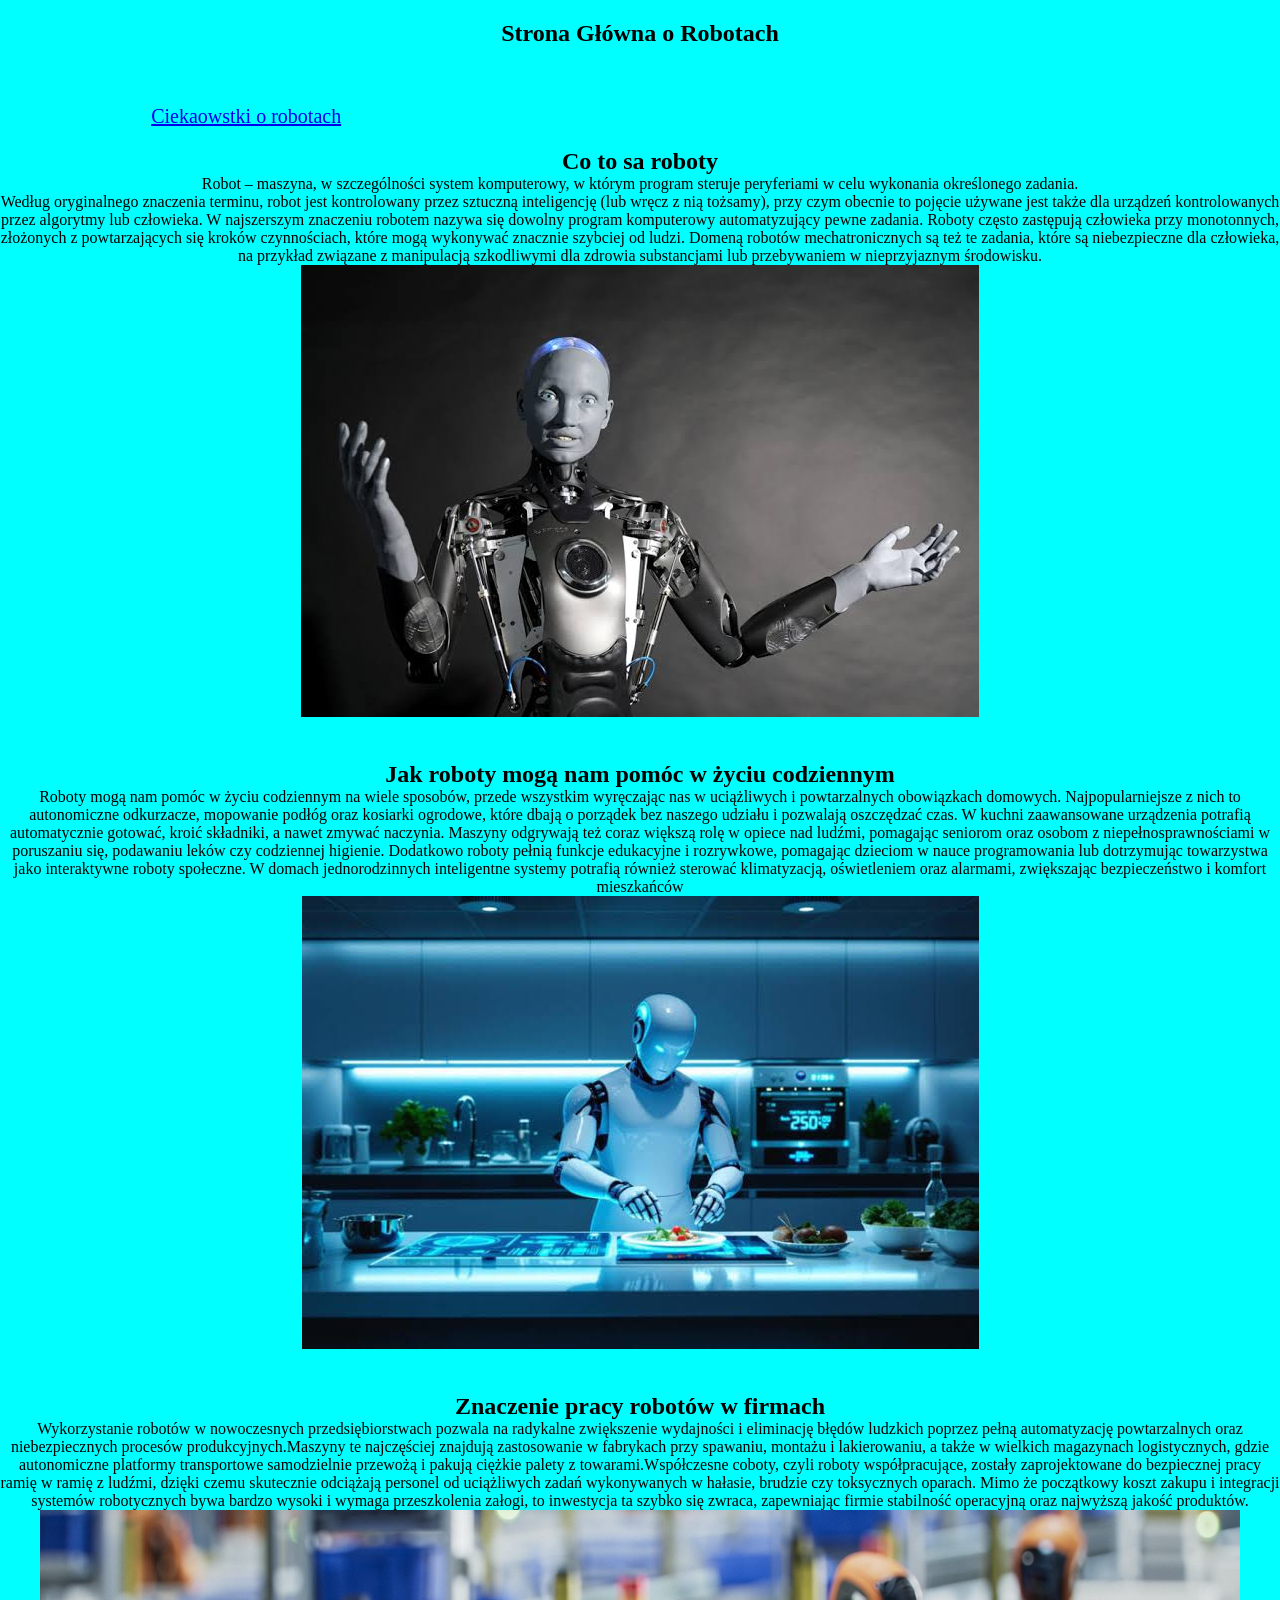
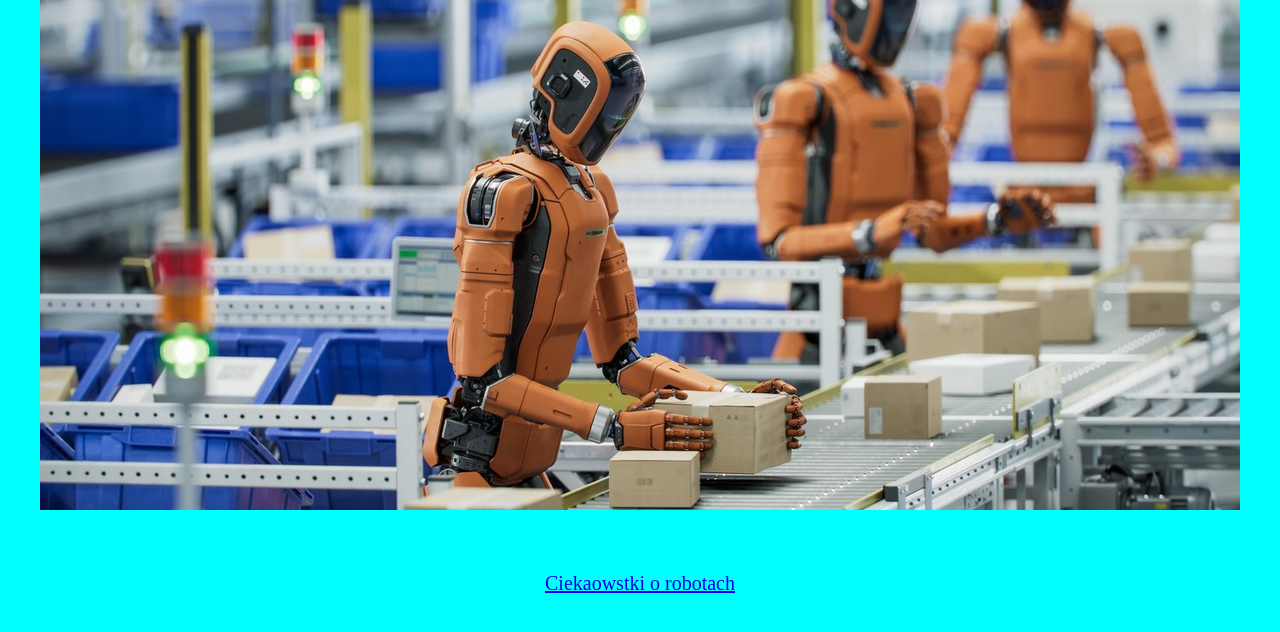
<file: index.html>
<!DOCTYPE html>
<html lang="pl">
<head>
    <meta charset="UTF-8">
    <meta http-equiv="X-UA-Compatible" content="IE=edge">
    <meta name="viewport" content="width=device-width, initial-scale=1.0">
    <link rel="stylesheet" href="style.css">
    <title>Blog o robotach</title>
</head>
<body>
    <main>
        <article class="ogolny">
            <h1>Strona Główna o Robotach</h1>
        </article>
        


            <nav aria-label="Główna nawigacja" class="link">
                <a href="index2.html">Ciekaowstki o robotach</a>
            </nav>


        <article class="ogolny">
            <h2>Co to sa roboty</h2>
            <p>Robot – maszyna, w szczególności system komputerowy, w którym program steruje peryferiami w celu wykonania określonego zadania. <br>
               Według oryginalnego znaczenia terminu, robot jest kontrolowany przez sztuczną inteligencję (lub wręcz z nią tożsamy), przy czym obecnie to pojęcie używane jest także dla urządzeń kontrolowanych przez algorytmy lub człowieka. 
               W najszerszym znaczeniu robotem nazywa się dowolny program komputerowy automatyzujący pewne zadania. Roboty często zastępują człowieka przy monotonnych, złożonych z powtarzających się kroków czynnościach, które mogą wykonywać znacznie szybciej od ludzi. 
               Domeną robotów mechatronicznych są też te zadania, które są niebezpieczne dla człowieka, na przykład związane z manipulacją szkodliwymi dla zdrowia substancjami lub przebywaniem w nieprzyjaznym środowisku.</p>
            <img src="robot1.jpg" alt="">
        </article>
        <article class="ogolny">
            <h2>Jak roboty mogą nam pomóc w życiu codziennym</h2>
            <p>Roboty mogą nam pomóc w życiu codziennym na wiele sposobów, przede wszystkim wyręczając nas w uciążliwych i powtarzalnych obowiązkach domowych. Najpopularniejsze z nich to autonomiczne odkurzacze, mopowanie podłóg oraz kosiarki ogrodowe, które dbają o porządek bez naszego udziału i pozwalają oszczędzać czas. W kuchni zaawansowane urządzenia potrafią automatycznie gotować, kroić składniki, a nawet zmywać naczynia. Maszyny odgrywają też coraz większą rolę w opiece nad ludźmi, pomagając seniorom oraz osobom z niepełnosprawnościami w poruszaniu się, podawaniu leków czy codziennej higienie. Dodatkowo roboty pełnią funkcje edukacyjne i rozrywkowe, pomagając dzieciom w nauce programowania lub dotrzymując towarzystwa jako interaktywne roboty społeczne. W domach jednorodzinnych inteligentne systemy potrafią również sterować klimatyzacją, oświetleniem oraz alarmami, zwiększając bezpieczeństwo i komfort mieszkańców</p>
            <img src="robot2.jpg" alt="">
        </article >
        <article class="ogolny">
            <h2>Znaczenie pracy robotów w firmach</h2>
            <p>Wykorzystanie robotów w nowoczesnych przedsiębiorstwach pozwala na radykalne zwiększenie wydajności i eliminację błędów ludzkich poprzez pełną automatyzację powtarzalnych oraz niebezpiecznych procesów produkcyjnych.Maszyny te najczęściej znajdują zastosowanie w fabrykach przy spawaniu, montażu i lakierowaniu, a także w wielkich magazynach logistycznych, gdzie autonomiczne platformy transportowe samodzielnie przewożą i pakują ciężkie palety z towarami.Współczesne coboty, czyli roboty współpracujące, zostały zaprojektowane do bezpiecznej pracy ramię w ramię z ludźmi, dzięki czemu skutecznie odciążają personel od uciążliwych zadań wykonywanych w hałasie, brudzie czy toksycznych oparach.
            Mimo że początkowy koszt zakupu i integracji systemów robotycznych bywa bardzo wysoki i wymaga przeszkolenia załogi, to inwestycja ta szybko się zwraca, zapewniając firmie stabilność operacyjną oraz najwyższą jakość produktów.</p>
            <img src="robot3.jpg" alt="">

        </article>
        <nav aria-label="Główna nawigacja" class="link2">
            <a href="index2.html">Ciekaowstki o robotach</a>
        </nav>
    </main>
    
</body>
</html>
</file>
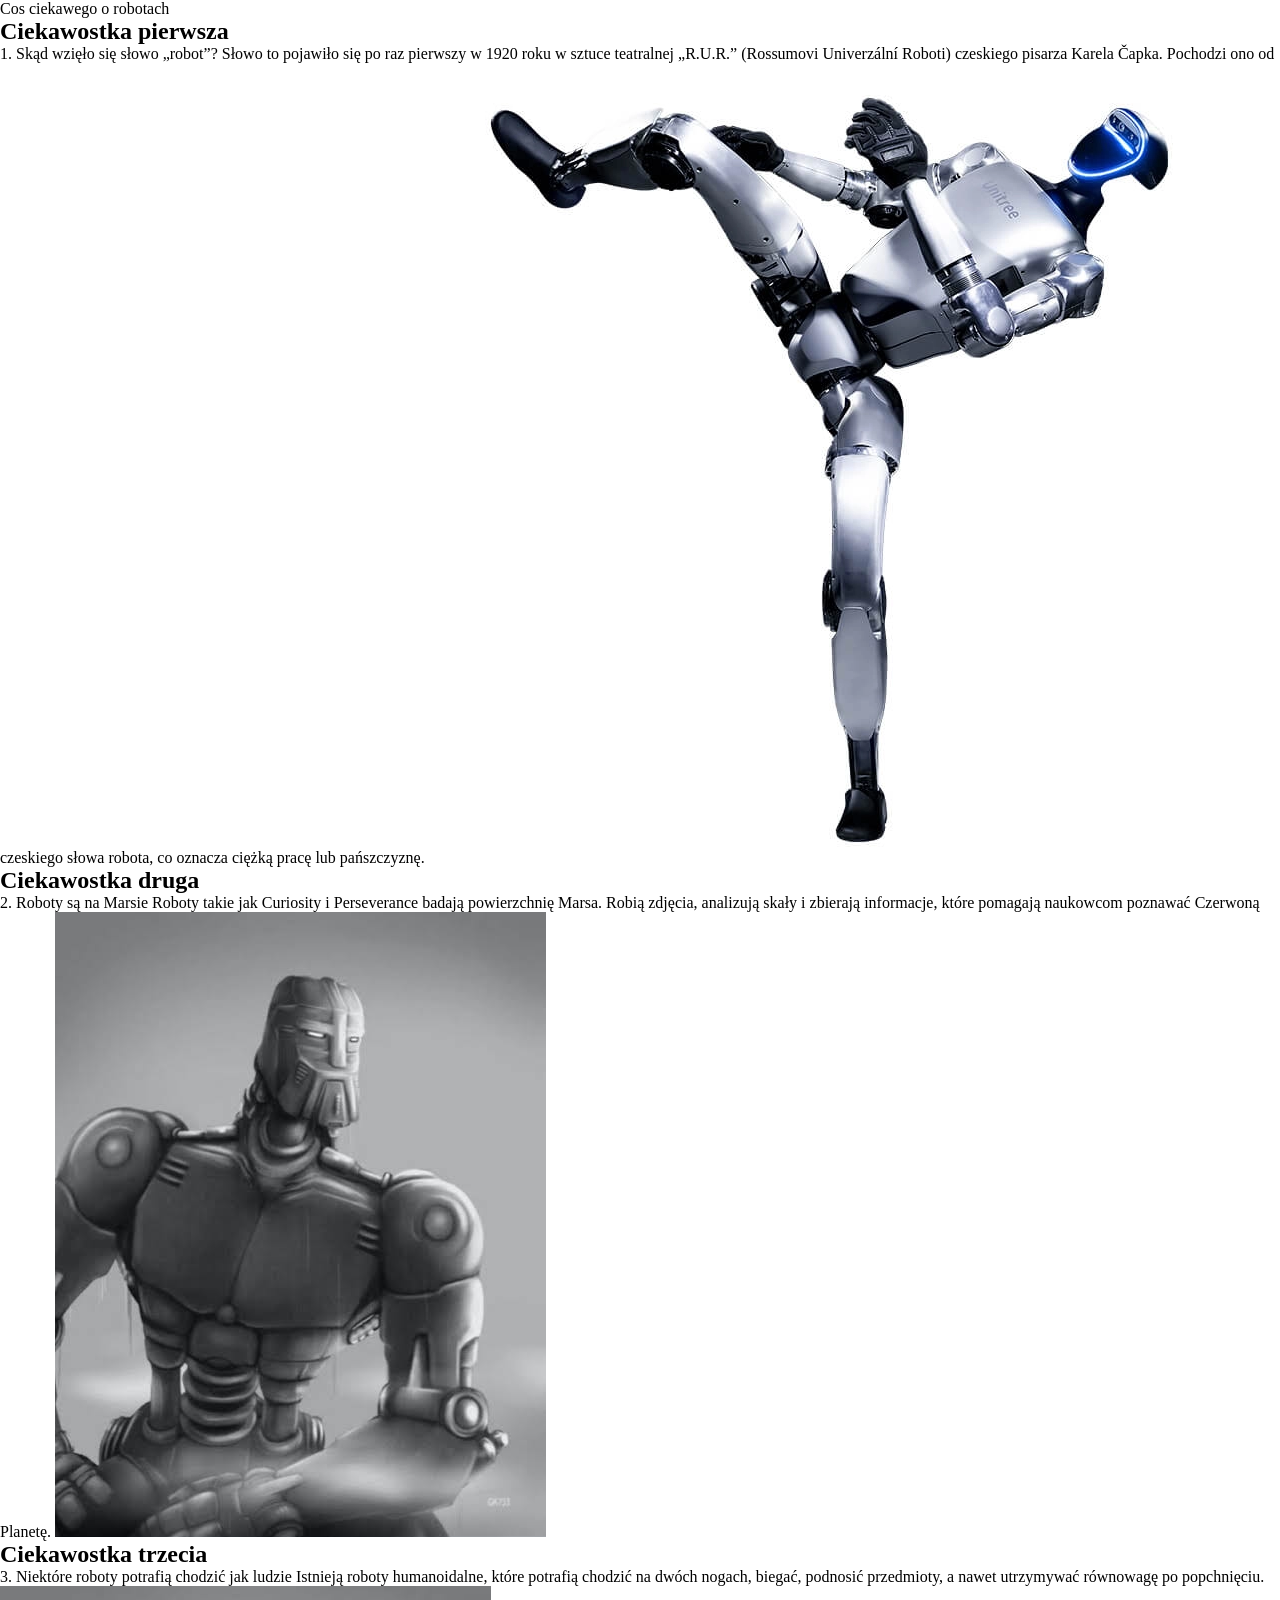
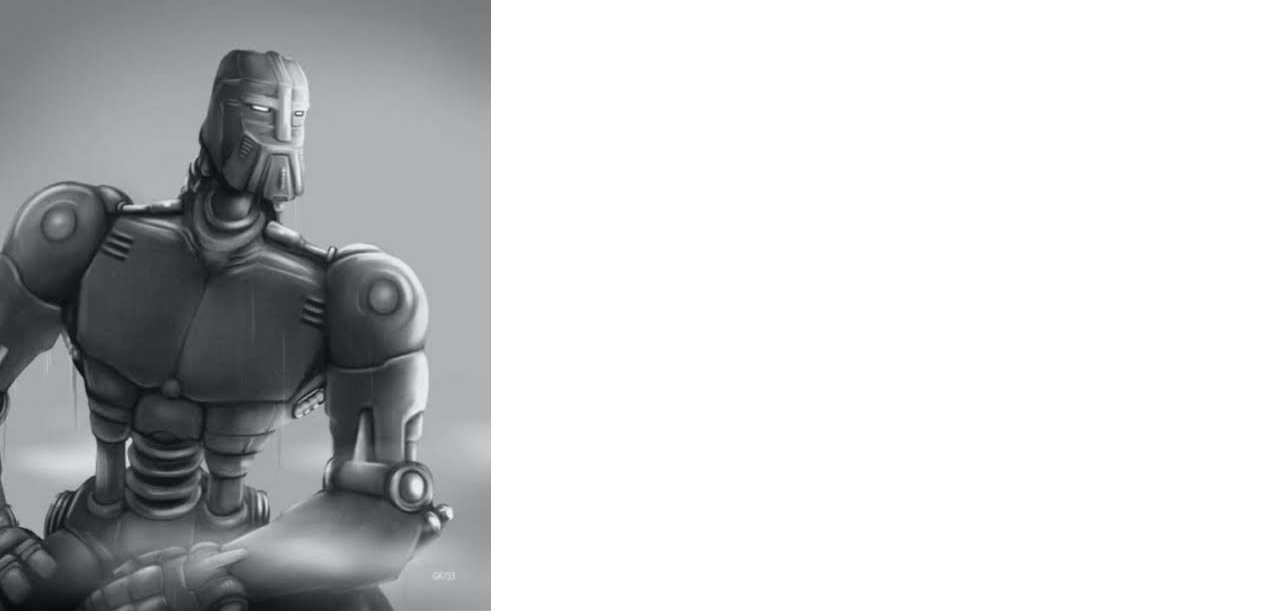
<file: index2.html>
<!DOCTYPE html>
<html lang="pl">
<head>
    <meta charset="UTF-8">
    <meta name="viewport" content="width=device-width, initial-scale=1.0">
    <title>Marcin wersja</title>
    <link rel="stylesheet" href="style.css">
</head>
<body>
    <main>Cos ciekawego o robotach</main>
    <section>
        <h1>Ciekawostka pierwsza</h1>
        <article class="art1">
            1. Skąd wzięło się słowo „robot”?

Słowo to pojawiło się po raz pierwszy w 1920 roku w sztuce teatralnej „R.U.R.” (Rossumovi Univerzální Roboti) czeskiego pisarza Karela Čapka. Pochodzi ono od czeskiego słowa robota, co oznacza ciężką pracę lub pańszczyznę.
        <img src="robot1.webp" alt=""> 

    </article>
    

    </section>
    <section>
        <h2>Ciekawostka druga</h2>
        <article class="art1">
            2. Roboty są na Marsie

            Roboty takie jak Curiosity i Perseverance badają powierzchnię Marsa. Robią zdjęcia, analizują skały i zbierają informacje, które pomagają naukowcom poznawać Czerwoną Planetę.
        <img src="robot123.jpg" alt=""> 

    </article>

    </section>
    <section>
        <h2>Ciekawostka trzecia</h2>
        <article class="art1">
            3. Niektóre roboty potrafią chodzić jak ludzie

            Istnieją roboty humanoidalne, które potrafią chodzić na dwóch nogach, biegać, podnosić przedmioty, a nawet utrzymywać równowagę po popchnięciu.
        <img src="robot123.jpg" alt=""> 

    </article>

    </section>
   
    
</body>
</html>
</file>
<file: style.css>
* {
    margin: 0;
    padding: 0;
    box-sizing: border-box;
}

.ogolny {
    background-color: aqua;
    text-align: center;
    padding: 20px 0;
}

.link {
    background-color: aqua;
    padding-left: 4cm;
    padding-top: 1cm;
    font-size: 20px;
}


.link2 {
    background-color: aqua;
    padding-top: 1cm;
    padding-bottom: 1cm; 
    font-size: 20px;
    text-align: center;
}
</file>
